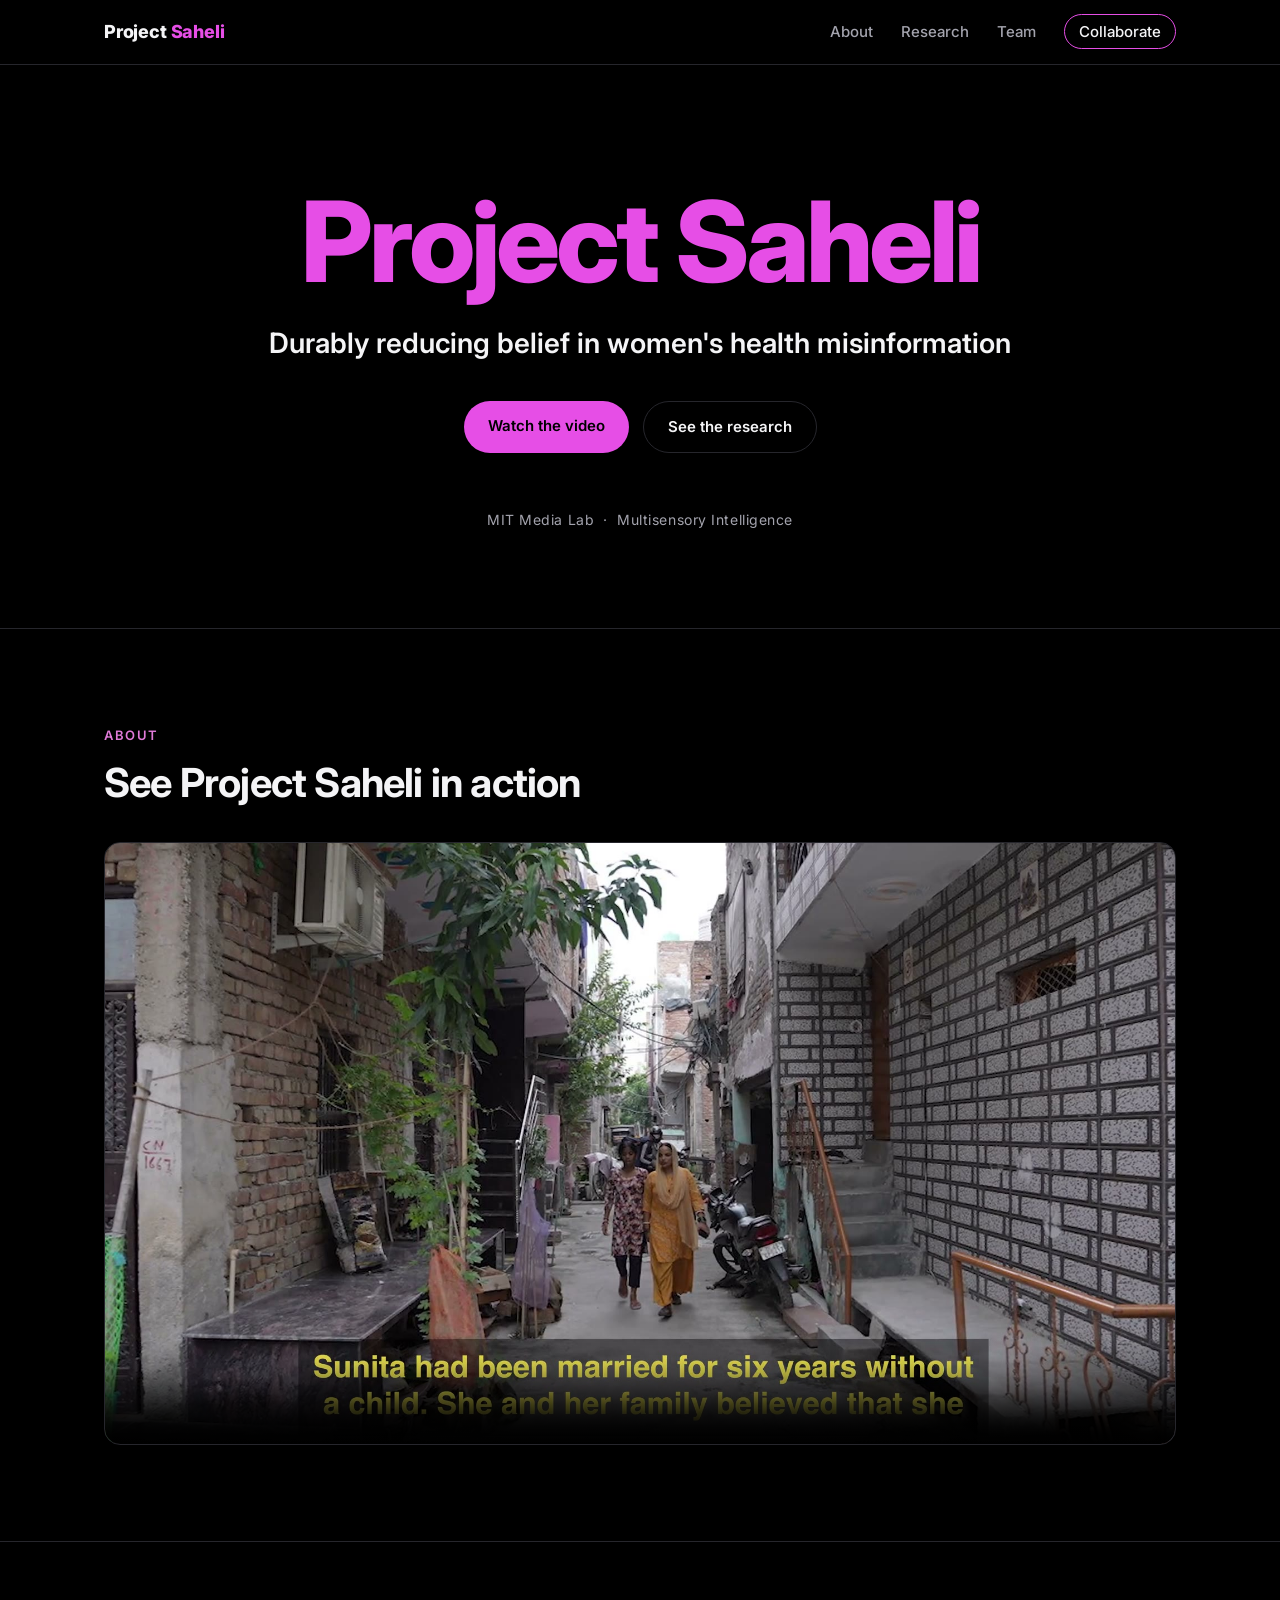
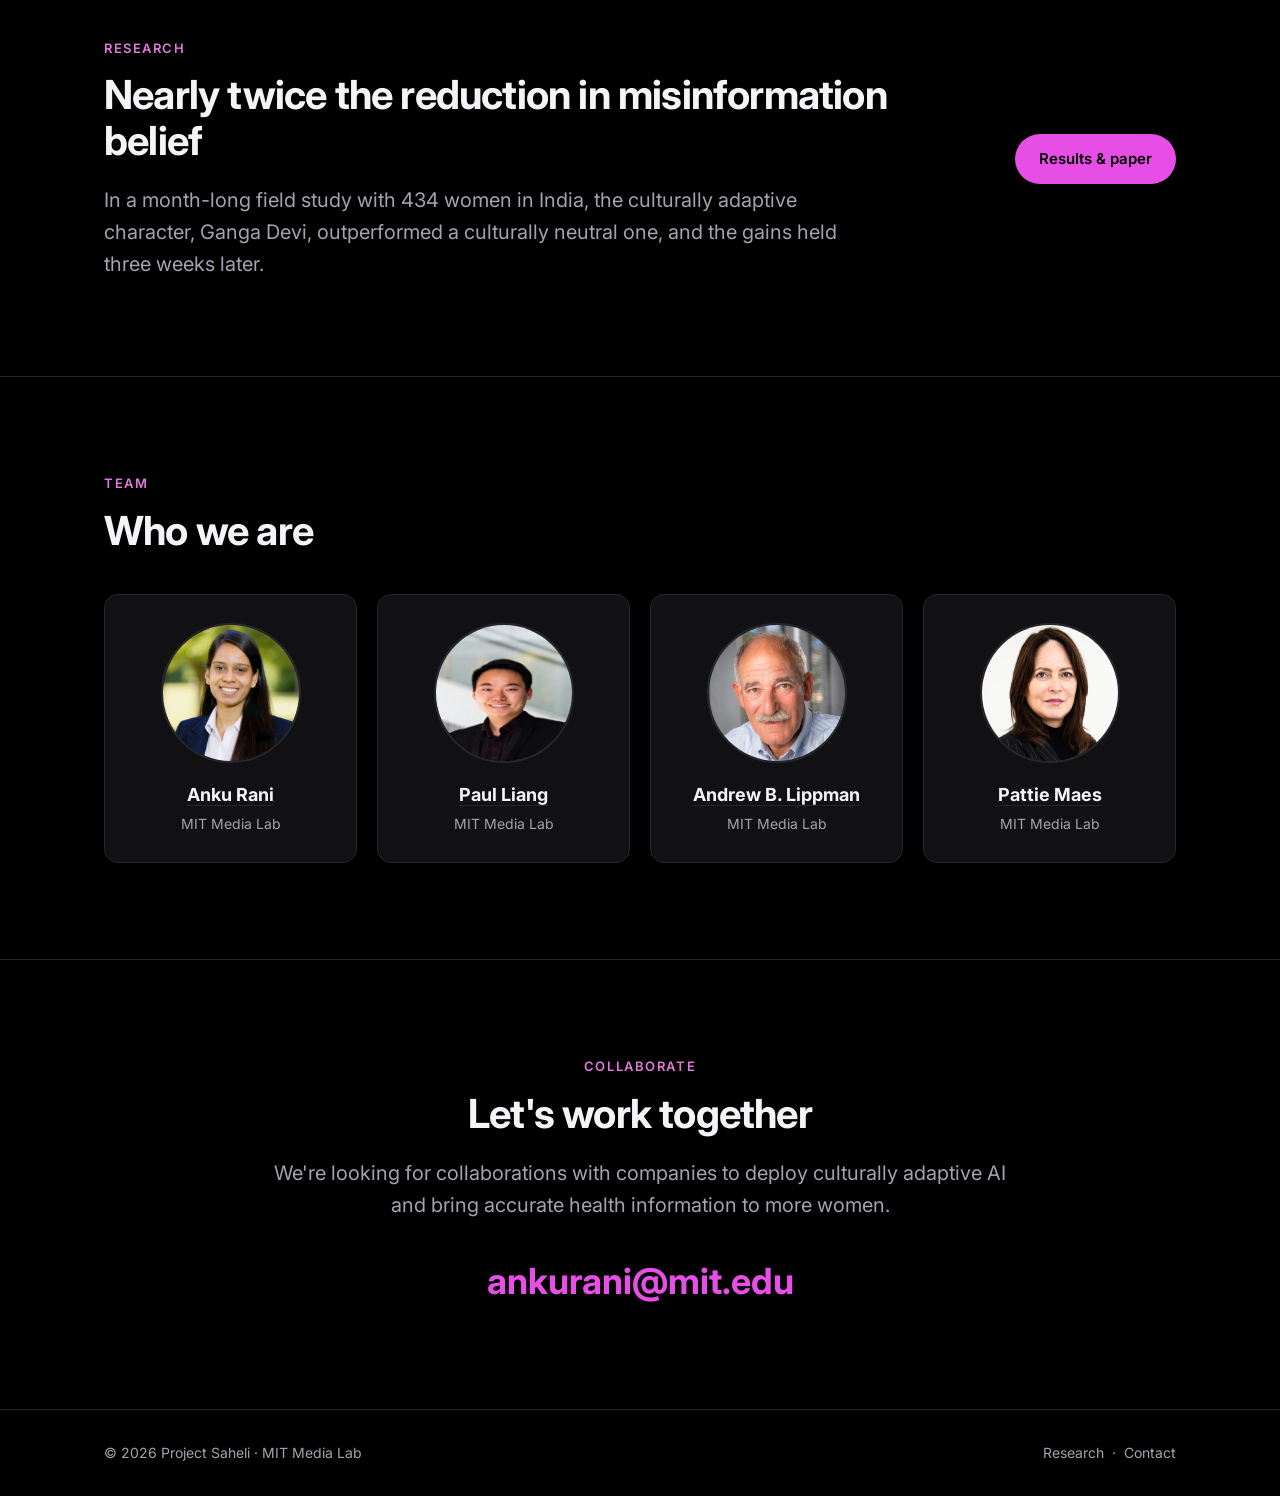
<file: index.html>
<!doctype html>
<html lang="en">
<head>
  <meta charset="utf-8">
  <meta name="viewport" content="width=device-width, initial-scale=1">
  <title>Project Saheli</title>
  <meta name="description" content="Project Saheli uses culturally adaptive AI video to durably reduce belief in women's health misinformation. MIT Media Lab.">
  <meta property="og:title" content="Project Saheli">
  <meta property="og:description" content="Durably reducing belief in women's health misinformation through culturally adaptive AI videos.">
  <meta property="og:image" content="https://projectsaheli.org/assets/video-poster.jpg">
  <meta property="og:url" content="https://projectsaheli.org">
  <meta name="twitter:card" content="summary_large_image">
  <link rel="icon" href="data:image/svg+xml,<svg xmlns='http://www.w3.org/2000/svg' viewBox='0 0 32 32'><rect width='32' height='32' rx='6' fill='%23000'/><text x='16' y='23' font-family='Helvetica,Arial' font-weight='700' font-size='20' text-anchor='middle' fill='%23e64ee6'>S</text></svg>">
  <link rel="preconnect" href="https://fonts.googleapis.com">
  <link rel="preconnect" href="https://fonts.gstatic.com" crossorigin>
  <link href="https://fonts.googleapis.com/css2?family=Inter:wght@400;500;600;700;800&display=swap" rel="stylesheet">
  <link rel="stylesheet" href="styles.css">
</head>
<body>

  <nav>
    <div class="wrap">
      <a class="brand" href="#top">Project <span>Saheli</span></a>
      <ul class="links">
        <li><a href="#about">About</a></li>
        <li><a href="research.html">Research</a></li>
        <li><a href="#team">Team</a></li>
        <li><a class="cta" href="#collaborate">Collaborate</a></li>
      </ul>
    </div>
  </nav>

  <header class="hero" id="top">
    <div class="wrap">
      <h1>Project Saheli</h1>
      <p class="tagline">Durably reducing belief in women's health misinformation</p>
      <div class="buttons">
        <a class="btn btn-primary" href="#about">Watch the video</a>
        <a class="btn btn-ghost" href="research.html">See the research</a>
      </div>
      <p class="affil">MIT Media Lab &nbsp;·&nbsp; Multisensory Intelligence</p>
    </div>
  </header>

  <section id="about">
    <div class="wrap">
      <p class="eyebrow">About</p>
      <h2>See Project Saheli in action</h2>
      <div class="video-frame">
        <video controls playsinline preload="metadata" poster="assets/video-poster.jpg">
          <source src="assets/saheli.mp4" type="video/mp4">
          Your browser does not support embedded video.
        </video>
      </div>
    </div>
  </section>

  <section id="research">
    <div class="wrap teaser">
      <div>
        <p class="eyebrow">Research</p>
        <h2>Nearly twice the reduction in misinformation belief</h2>
        <p class="lead">In a month-long field study with 434 women in India, the culturally adaptive character, Ganga Devi, outperformed a culturally neutral one, and the gains held three weeks later.</p>
      </div>
      <div class="buttons">
        <a class="btn btn-primary" href="research.html">Results &amp; paper</a>
      </div>
    </div>
  </section>

  <section id="team">
    <div class="wrap">
      <p class="eyebrow">Team</p>
      <h2>Who we are</h2>
      <div class="team">
        <div class="member"><img class="avatar" src="assets/team/anku-rani.jpg?v=2" alt="Anku Rani"><h3><a href="http://www.ankurani.com" target="_blank" rel="noopener">Anku Rani</a></h3><p>MIT Media Lab</p></div>
        <div class="member"><img class="avatar" src="assets/team/paul-liang.jpg" alt="Paul Liang"><h3><a href="https://pliang279.github.io/" target="_blank" rel="noopener">Paul Liang</a></h3><p>MIT Media Lab</p></div>
        <div class="member"><img class="avatar" src="assets/team/andrew-lippman.jpg" alt="Andrew B. Lippman"><h3><a href="https://www.media.mit.edu/people/lip/overview/" target="_blank" rel="noopener">Andrew B. Lippman</a></h3><p>MIT Media Lab</p></div>
        <div class="member"><img class="avatar" src="assets/team/pattie-maes.jpg" alt="Pattie Maes"><h3><a href="https://www.media.mit.edu/people/pattie/overview/" target="_blank" rel="noopener">Pattie Maes</a></h3><p>MIT Media Lab</p></div>
      </div>
    </div>
  </section>

  <section id="collaborate" class="collab">
    <div class="wrap">
      <p class="eyebrow">Collaborate</p>
      <h2>Let's work together</h2>
      <p class="lead">We're looking for collaborations with companies to deploy culturally adaptive AI and bring accurate health information to more women.</p>
      <a class="email" href="mailto:ankurani@mit.edu?subject=Project%20Saheli%20collaboration">ankurani@mit.edu</a>
    </div>
  </section>

  <footer>
    <div class="wrap">
      <span>© 2026 Project Saheli · MIT Media Lab</span>
      <span><a href="research.html">Research</a> &nbsp;·&nbsp; <a href="mailto:ankurani@mit.edu">Contact</a></span>
    </div>
  </footer>

</body>
</html>
</file>
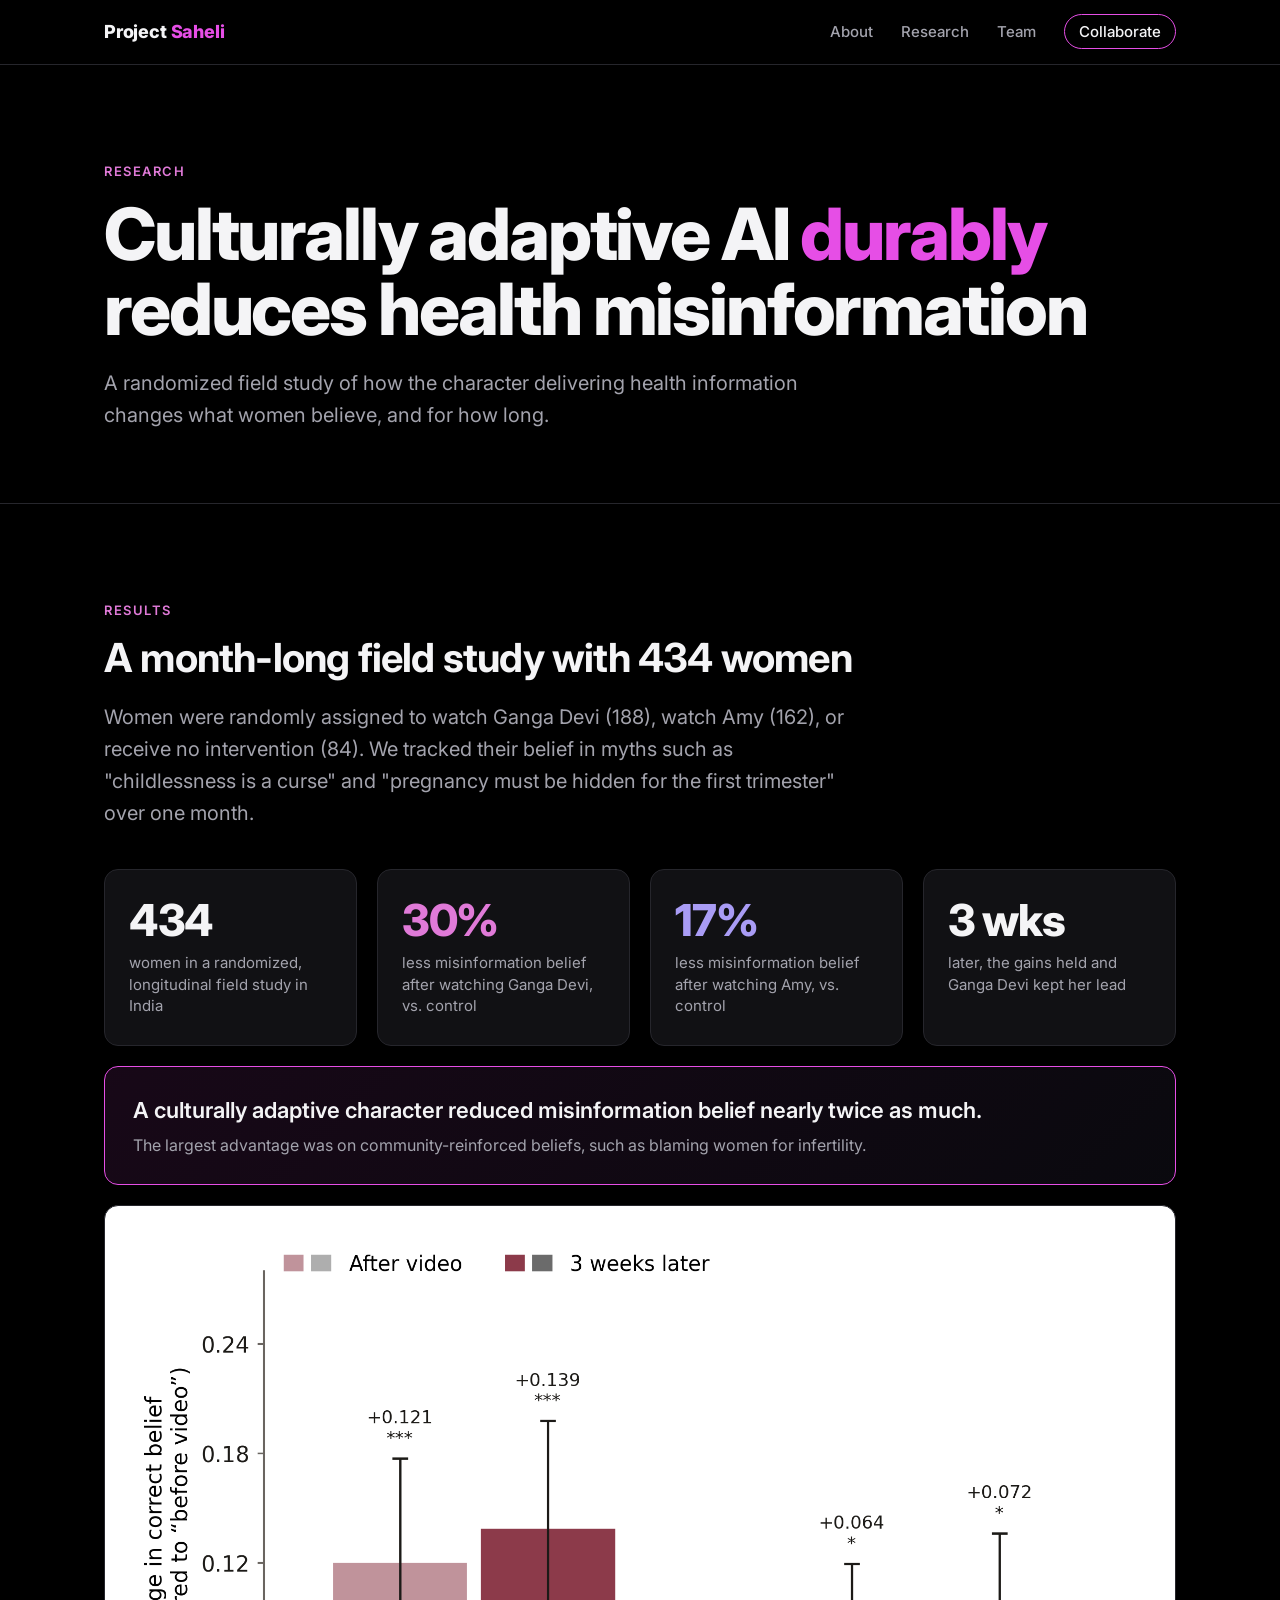
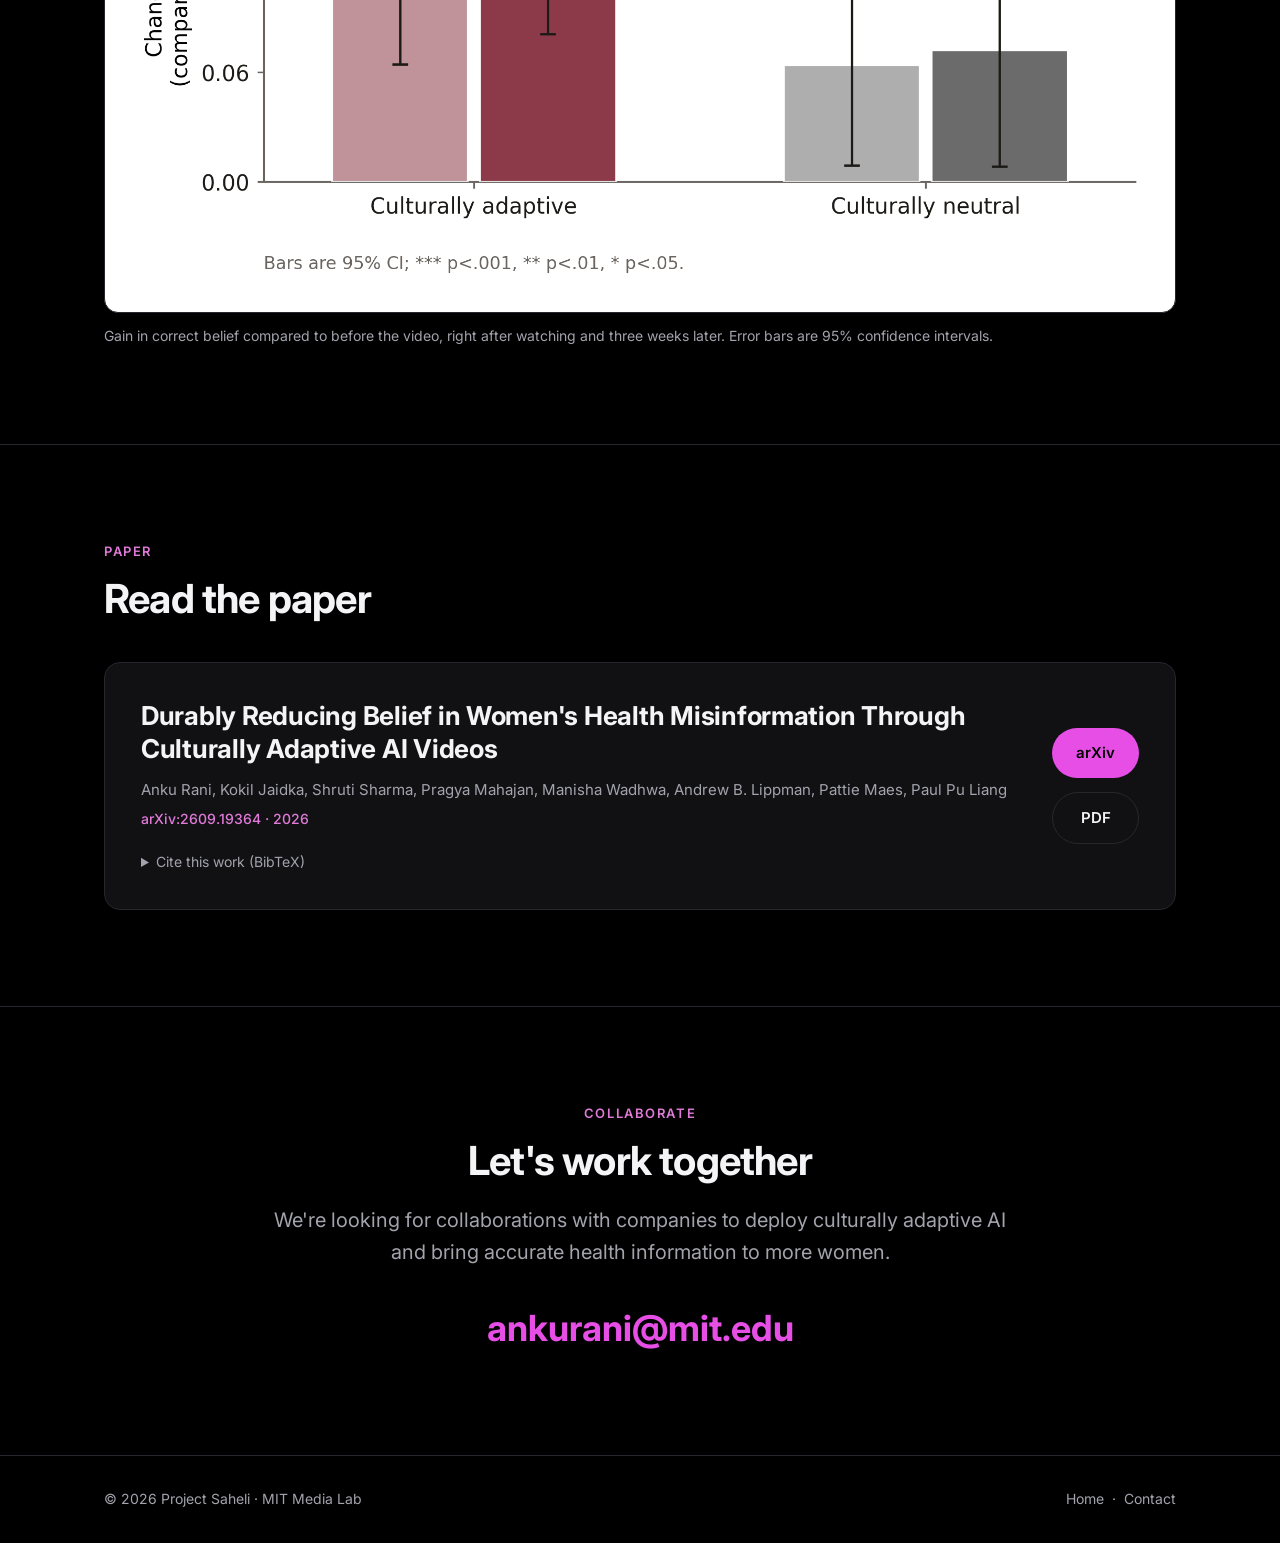
<file: research.html>
<!doctype html>
<html lang="en">
<head>
  <meta charset="utf-8">
  <meta name="viewport" content="width=device-width, initial-scale=1">
  <title>Research · Project Saheli</title>
  <meta name="description" content="Results and paper: culturally adaptive AI videos durably reduce belief in women's health misinformation. A field study with 434 women in India.">
  <meta property="og:title" content="Research · Project Saheli">
  <meta property="og:description" content="Durably Reducing Belief in Women's Health Misinformation Through Culturally Adaptive AI Videos.">
  <meta property="og:image" content="https://projectsaheli.org/assets/video-poster.jpg">
  <meta property="og:url" content="https://projectsaheli.org/research.html">
  <meta name="twitter:card" content="summary_large_image">
  <link rel="icon" href="data:image/svg+xml,<svg xmlns='http://www.w3.org/2000/svg' viewBox='0 0 32 32'><rect width='32' height='32' rx='6' fill='%23000'/><text x='16' y='23' font-family='Helvetica,Arial' font-weight='700' font-size='20' text-anchor='middle' fill='%23e64ee6'>S</text></svg>">
  <link rel="preconnect" href="https://fonts.googleapis.com">
  <link rel="preconnect" href="https://fonts.gstatic.com" crossorigin>
  <link href="https://fonts.googleapis.com/css2?family=Inter:wght@400;500;600;700;800&display=swap" rel="stylesheet">
  <link rel="stylesheet" href="styles.css">
</head>
<body>

  <nav>
    <div class="wrap">
      <a class="brand" href="index.html">Project <span>Saheli</span></a>
      <ul class="links">
        <li><a href="index.html#about">About</a></li>
        <li><a class="active" href="research.html">Research</a></li>
        <li><a href="index.html#team">Team</a></li>
        <li><a class="cta" href="index.html#collaborate">Collaborate</a></li>
      </ul>
    </div>
  </nav>

  <header class="page-hero">
    <div class="wrap">
      <p class="eyebrow">Research</p>
      <h1>Culturally adaptive AI <span>durably</span> reduces health misinformation</h1>
      <p class="lead">A randomized field study of how the character delivering health information changes what women believe, and for how long.</p>
    </div>
  </header>

  <section id="results">
    <div class="wrap">
      <p class="eyebrow">Results</p>
      <h2>A month-long field study with 434 women</h2>
      <p class="lead">Women were randomly assigned to watch Ganga Devi (188), watch Amy (162), or receive no intervention (84). We tracked their belief in myths such as "childlessness is a curse" and "pregnancy must be hidden for the first trimester" over one month.</p>

      <div class="stats">
        <div class="stat"><div class="num">434</div><p>women in a randomized, longitudinal field study in India</p></div>
        <div class="stat"><div class="num pink">30%</div><p>less misinformation belief after watching Ganga Devi, vs. control</p></div>
        <div class="stat"><div class="num violet">17%</div><p>less misinformation belief after watching Amy, vs. control</p></div>
        <div class="stat"><div class="num">3 wks</div><p>later, the gains held and Ganga Devi kept her lead</p></div>
      </div>

      <div class="finding">
        A culturally adaptive character reduced misinformation belief nearly twice as much.
        <span>The largest advantage was on community-reinforced beliefs, such as blaming women for infertility.</span>
      </div>

      <figure class="chart">
        <img src="assets/results-chart.png" alt="Bar chart of change in correct belief compared to before the video. Culturally adaptive: +0.121 right after the video and +0.139 three weeks later (both p&lt;.001). Culturally neutral: +0.064 after and +0.072 three weeks later (both p&lt;.05). Bars show 95% confidence intervals.">
        <figcaption>Gain in correct belief compared to before the video, right after watching and three weeks later. Error bars are 95% confidence intervals.</figcaption>
      </figure>
    </div>
  </section>

  <section id="paper">
    <div class="wrap">
      <p class="eyebrow">Paper</p>
      <h2>Read the paper</h2>
      <div class="paper">
        <div>
          <p class="title">Durably Reducing Belief in Women's Health Misinformation Through Culturally Adaptive AI Videos</p>
          <p class="authors">Anku Rani, Kokil Jaidka, Shruti Sharma, Pragya Mahajan, Manisha Wadhwa, Andrew B. Lippman, Pattie Maes, Paul Pu Liang</p>
          <p class="venue">arXiv:2609.19364 · 2026</p>
          <details>
            <summary>Cite this work (BibTeX)</summary>
<pre>@article{rani2026saheli,
  title   = {Durably Reducing Belief in Women's Health Misinformation
             Through Culturally Adaptive AI Videos},
  author  = {Rani, Anku and Jaidka, Kokil and Sharma, Shruti and
             Mahajan, Pragya and Wadhwa, Manisha and Lippman, Andrew B.
             and Maes, Pattie and Liang, Paul Pu},
  journal = {arXiv preprint arXiv:2609.19364},
  year    = {2026}
}</pre>
          </details>
        </div>
        <div class="buttons">
          <a class="btn btn-primary" href="https://arxiv.org/abs/2609.19364" target="_blank" rel="noopener">arXiv</a>
          <a class="btn btn-ghost" href="assets/project-saheli-paper.pdf" target="_blank" rel="noopener">PDF</a>
        </div>
      </div>
    </div>
  </section>

  <section class="collab">
    <div class="wrap">
      <p class="eyebrow">Collaborate</p>
      <h2>Let's work together</h2>
      <p class="lead">We're looking for collaborations with companies to deploy culturally adaptive AI and bring accurate health information to more women.</p>
      <a class="email" href="mailto:ankurani@mit.edu?subject=Project%20Saheli%20collaboration">ankurani@mit.edu</a>
    </div>
  </section>

  <footer>
    <div class="wrap">
      <span>© 2026 Project Saheli · MIT Media Lab</span>
      <span><a href="index.html">Home</a> &nbsp;·&nbsp; <a href="mailto:ankurani@mit.edu">Contact</a></span>
    </div>
  </footer>

</body>
</html>
</file>
<file: styles.css>
:root {
  --bg: #000;
  --surface: #111114;
  --line: #26262c;
  --text: #f4f4f6;
  --muted: #a3a3ad;
  --pink: #e64ee6;
  --pink-soft: #e07ad8;
  --violet: #a99cf5;
  --max: 1120px;
}
* { box-sizing: border-box; margin: 0; padding: 0; }
html { scroll-behavior: smooth; }
body {
  overflow-x: hidden;
  background: var(--bg);
  color: var(--text);
  font-family: Inter, -apple-system, "Helvetica Neue", Arial, sans-serif;
  line-height: 1.6;
  -webkit-font-smoothing: antialiased;
}
a { color: inherit; }
img, video { display: block; max-width: 100%; }
.wrap { max-width: var(--max); margin: 0 auto; padding: 0 24px; }
section { padding: 96px 0; border-top: 1px solid var(--line); }
.eyebrow {
  color: var(--pink-soft);
  font-size: 13px;
  font-weight: 600;
  letter-spacing: .12em;
  text-transform: uppercase;
  margin-bottom: 14px;
}
h2 { font-size: clamp(28px, 4vw, 40px); line-height: 1.15; font-weight: 700; letter-spacing: -.02em; margin-bottom: 20px; }
h3 { font-size: 20px; font-weight: 700; margin-bottom: 8px; }
.lead { font-size: clamp(17px, 2vw, 20px); color: var(--muted); max-width: 760px; }

/* Nav */
nav {
  position: sticky; top: 0; z-index: 10;
  background: rgba(0,0,0,.82);
  backdrop-filter: blur(12px);
  -webkit-backdrop-filter: blur(12px);
  border-bottom: 1px solid var(--line);
}
nav .wrap { display: flex; align-items: center; justify-content: space-between; height: 64px; }
.brand { font-weight: 800; font-size: 18px; text-decoration: none; letter-spacing: -.01em; }
.brand span { color: var(--pink); }
.links { display: flex; gap: 28px; list-style: none; }
.links a { text-decoration: none; color: var(--muted); font-size: 15px; font-weight: 500; transition: color .15s; }
.links a:hover { color: var(--text); }
.links .cta { color: var(--text); border: 1px solid var(--pink); padding: 7px 14px; border-radius: 999px; }
.links .cta:hover { background: var(--pink); color: #000; }

/* Hero */
.hero { padding: 120px 0 96px; border-top: 0; text-align: center; }
.hero h1 {
  font-size: clamp(52px, 10vw, 112px);
  line-height: 1;
  font-weight: 800;
  letter-spacing: -.035em;
  color: var(--pink);
  margin-bottom: 28px;
}
.hero .tagline { font-size: clamp(20px, 2.6vw, 28px); font-weight: 600; max-width: 820px; margin: 0 auto 40px; line-height: 1.3; }
.hero .sub { color: var(--muted); font-size: 17px; max-width: 680px; margin: 0 auto 40px; }
.buttons { display: flex; gap: 14px; justify-content: center; flex-wrap: wrap; }
.btn {
  display: inline-block; text-decoration: none; font-weight: 600; font-size: 15px;
  padding: 13px 24px; border-radius: 999px; transition: transform .15s, background .15s;
}
.btn:hover { transform: translateY(-1px); }
.btn-primary { background: var(--pink); color: #000; }
.btn-ghost { border: 1px solid var(--line); color: var(--text); }
.btn-ghost:hover { border-color: var(--muted); }
.affil { margin-top: 56px; color: var(--muted); font-size: 14px; letter-spacing: .04em; }

/* Inner page header */
.page-hero { padding: 96px 0 72px; }
.page-hero h1 { font-size: clamp(40px, 7vw, 72px); line-height: 1.05; font-weight: 800; letter-spacing: -.03em; margin-bottom: 20px; }
.page-hero h1 span { color: var(--pink); }

/* Research teaser (home) */
.teaser { display: grid; grid-template-columns: 1fr auto; gap: 32px; align-items: center; }
.teaser .buttons { justify-content: flex-start; }

/* Video */
.video-frame {
  margin-top: 36px;
  border-radius: 16px;
  overflow: hidden;
  border: 1px solid var(--line);
  background: #0a0a0a;
  aspect-ratio: 16 / 9;
}
.video-frame video { width: 100%; height: 100%; object-fit: cover; }

/* About */
.two-col { display: grid; grid-template-columns: 1fr 1fr; gap: 48px; margin-top: 40px; }
.two-col p { color: var(--muted); font-size: 17px; }

/* Characters */
.characters { display: grid; grid-template-columns: 1fr 1fr; gap: 20px; margin-top: 40px; }
.char {
  display: flex; background: var(--surface); border: 1px solid var(--line);
  border-radius: 14px; overflow: hidden;
}
.char img { width: 42%; object-fit: cover; }
.char .body { padding: 24px; display: flex; flex-direction: column; justify-content: center; }
.char .who { color: var(--muted); font-size: 15px; margin-bottom: 14px; }
.char .score { font-size: 15px; color: var(--muted); }
.char .score b { display: block; font-size: 32px; font-weight: 700; letter-spacing: -.02em; }
.char.neutral .score b { color: var(--violet); }
.char.adaptive .score b { color: var(--pink-soft); }
.note { color: var(--muted); font-size: 14px; margin-top: 16px; }

/* Stats */
.stats { display: grid; grid-template-columns: repeat(4, 1fr); gap: 20px; margin-top: 40px; }
.stat { background: var(--surface); border: 1px solid var(--line); border-radius: 14px; padding: 28px 24px; }
.stat .num { font-size: 44px; font-weight: 800; letter-spacing: -.03em; line-height: 1; margin-bottom: 10px; }
.stat .num.pink { color: var(--pink-soft); }
.stat .num.violet { color: var(--violet); }
.stat p { color: var(--muted); font-size: 15px; line-height: 1.45; }
.finding {
  margin-top: 20px; padding: 28px; border-radius: 14px;
  border: 1px solid var(--pink); background: linear-gradient(135deg, rgba(230,78,230,.10), rgba(169,156,245,.06));
  font-size: clamp(18px, 2.2vw, 22px); font-weight: 600; line-height: 1.4;
}
.finding span { display: block; margin-top: 8px; font-size: 16px; font-weight: 400; color: var(--muted); }

/* Chart */
.chart { margin-top: 20px; }
.chart img { width: 100%; background: #fff; border-radius: 14px; padding: 24px; border: 1px solid var(--line); }
.chart figcaption { color: var(--muted); font-size: 14px; margin-top: 12px; }

/* Paper */
.paper {
  margin-top: 40px; display: grid; grid-template-columns: 1fr auto; gap: 32px; align-items: center;
  background: var(--surface); border: 1px solid var(--line); border-radius: 16px; padding: 36px;
}
.paper .title { font-size: clamp(20px, 2.4vw, 26px); font-weight: 700; line-height: 1.3; margin-bottom: 12px; letter-spacing: -.01em; }
.paper .authors { color: var(--muted); font-size: 15px; margin-bottom: 6px; }
.paper .venue { color: var(--pink-soft); font-size: 14px; font-weight: 500; }
.paper > div { min-width: 0; }
.paper .buttons { justify-content: flex-start; flex-direction: column; }
.paper .btn { text-align: center; }
details { margin-top: 20px; }
summary { cursor: pointer; color: var(--muted); font-size: 14px; }
summary:hover { color: var(--text); }
pre {
  margin-top: 12px; padding: 18px; border-radius: 10px; background: #0a0a0c; border: 1px solid var(--line);
  color: var(--muted); font-size: 13px; overflow-x: auto; line-height: 1.5;
}

/* Team */
.team { display: grid; grid-template-columns: repeat(4, 1fr); gap: 20px; margin-top: 40px; }
.member { background: var(--surface); border: 1px solid var(--line); border-radius: 14px; padding: 28px 24px; text-align: center; }
.avatar {
  width: 140px; height: 140px; border-radius: 50%; margin: 0 auto 18px;
  object-fit: cover; object-position: center 25%;
  border: 2px solid var(--line); background: var(--surface);
}
.member h3 { font-size: 18px; margin-bottom: 4px; }
.member h3 a { text-decoration: underline; text-decoration-color: var(--line); text-underline-offset: 4px; transition: color .15s, text-decoration-color .15s; }
.member h3 a:hover { color: var(--pink); text-decoration-color: var(--pink); }
.member p { color: var(--muted); font-size: 14px; line-height: 1.45; }

/* Collaborate */
.collab { text-align: center; }
.collab .lead { margin: 0 auto 32px; }
.email {
  display: inline-block; font-size: clamp(22px, 3.4vw, 36px); font-weight: 700; color: var(--pink);
  text-decoration: none; border-bottom: 2px solid transparent; transition: border-color .15s;
}
.email { overflow-wrap: anywhere; }
.email:hover { border-color: var(--pink); }

footer { border-top: 1px solid var(--line); padding: 32px 0; color: var(--muted); font-size: 14px; }
footer .wrap { display: flex; justify-content: space-between; gap: 16px; flex-wrap: wrap; }
footer a { text-decoration: none; }
footer a:hover { color: var(--text); }

@media (max-width: 900px) {
  .stats, .team { grid-template-columns: 1fr 1fr; }
  .characters, .two-col { grid-template-columns: 1fr; }
  .paper { grid-template-columns: 1fr; }
  .paper .buttons { flex-direction: row; }
  .teaser { grid-template-columns: 1fr; }
}
@media (max-width: 640px) {
  .wrap { padding: 0 16px; }
  section { padding: 64px 0; }
  .hero { padding: 72px 0 64px; }
  .page-hero { padding: 56px 0 48px; }
  .links li:not(:last-child) { display: none; }
  .stats, .team { grid-template-columns: 1fr; }
  .char img { width: 38%; }
  .paper { padding: 24px; }
  .chart img { padding: 12px; }
}
</file>
